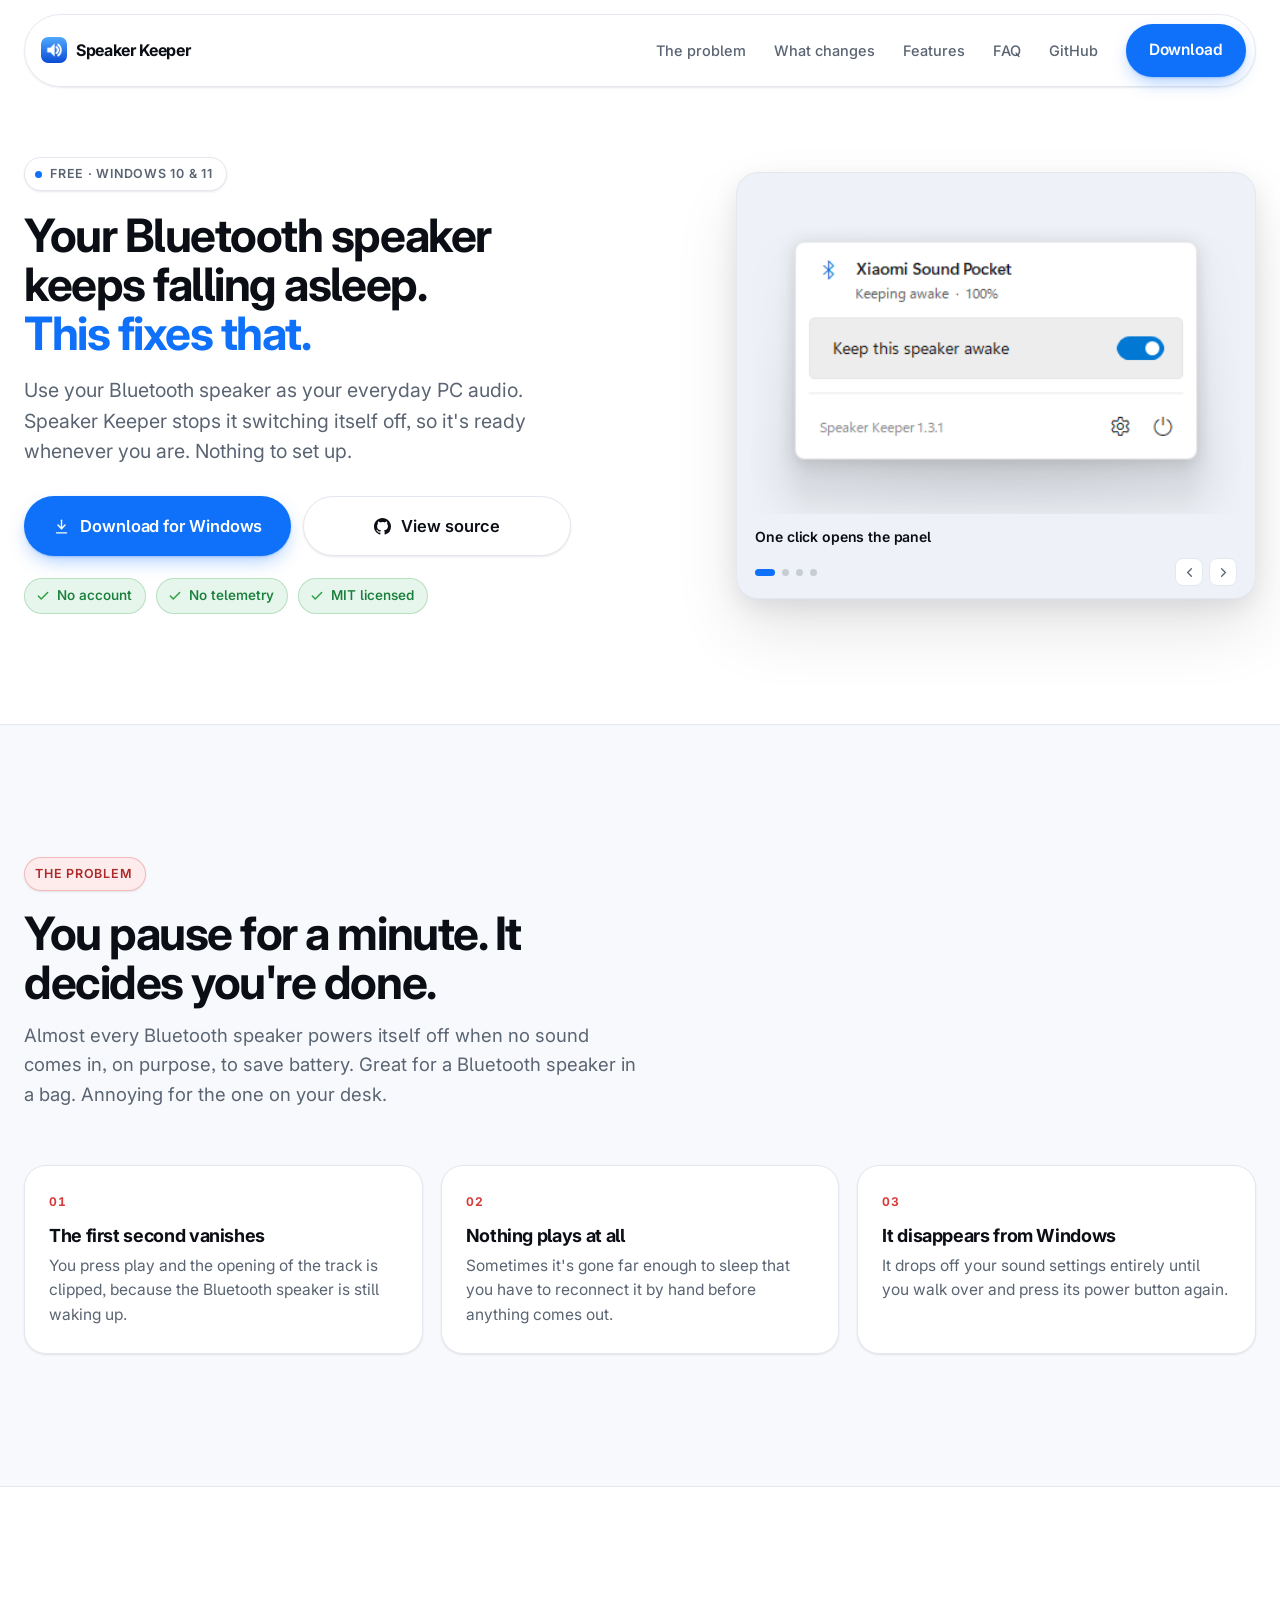
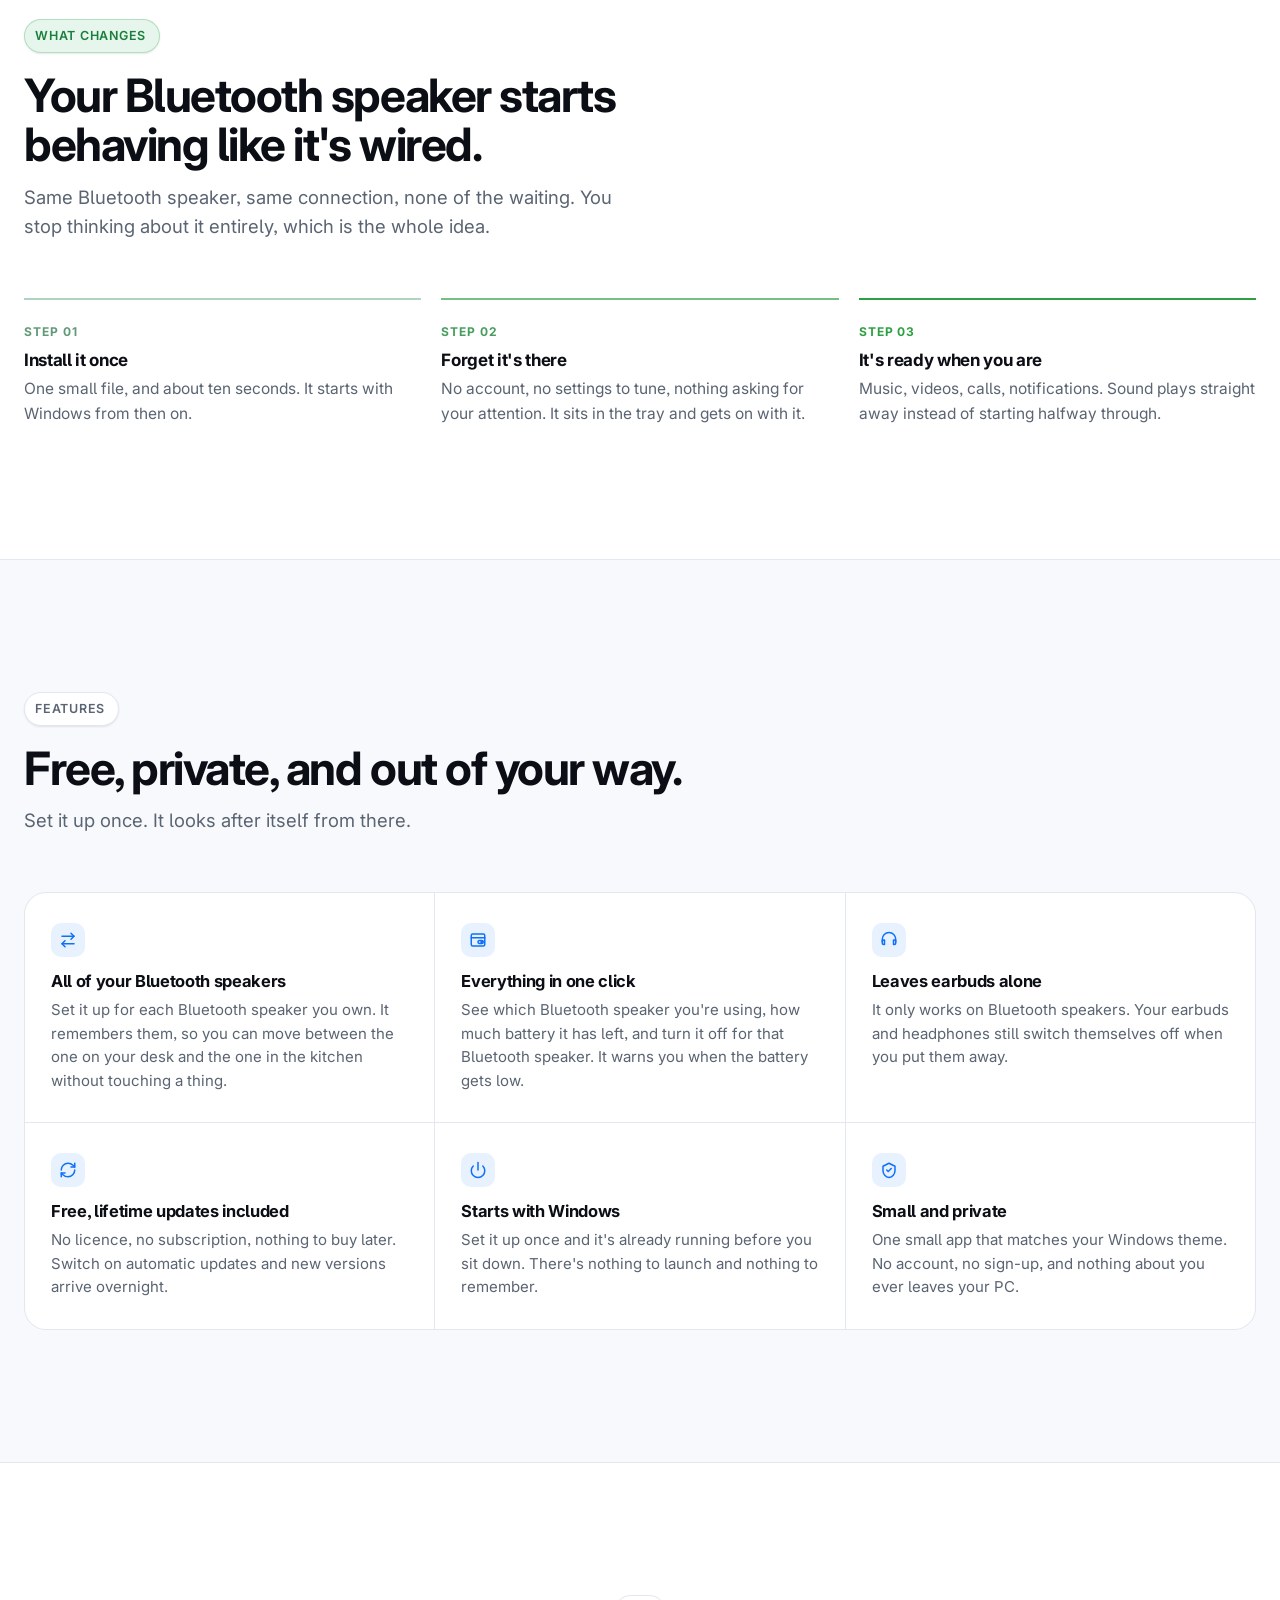
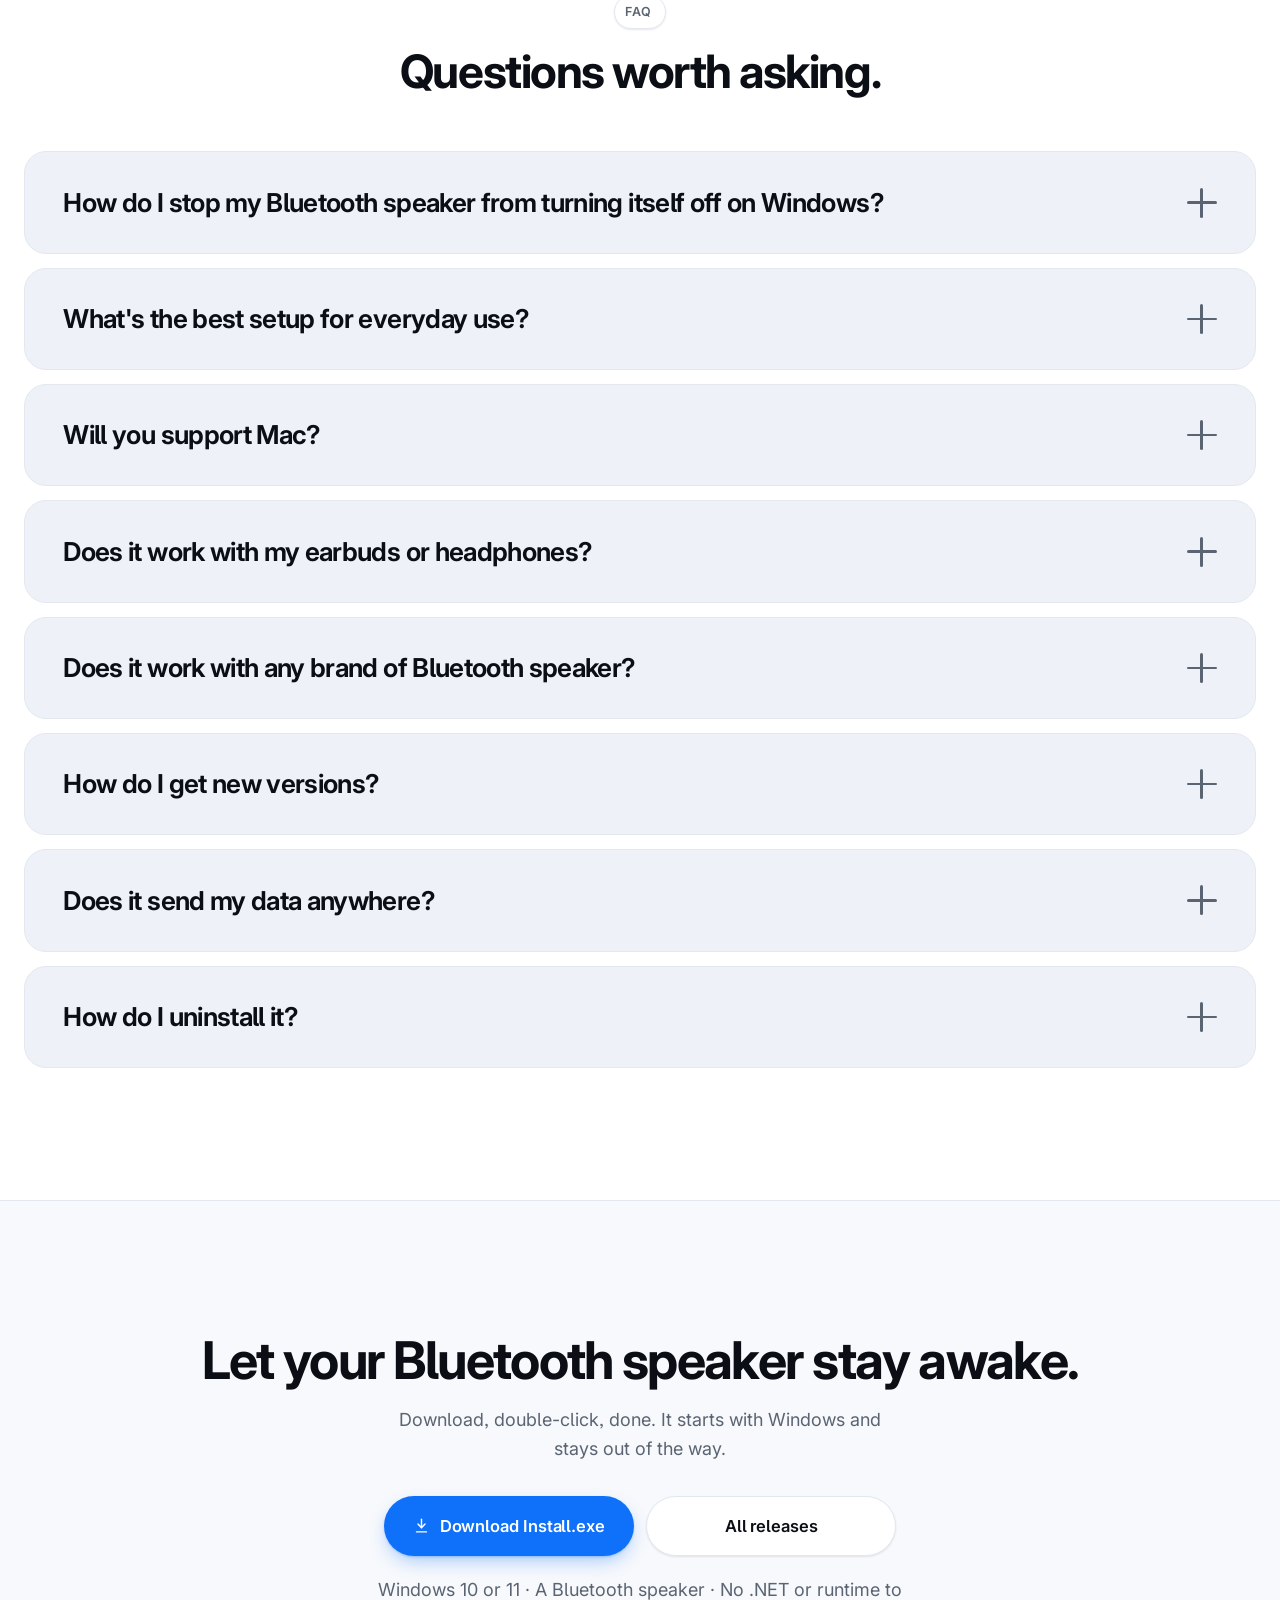
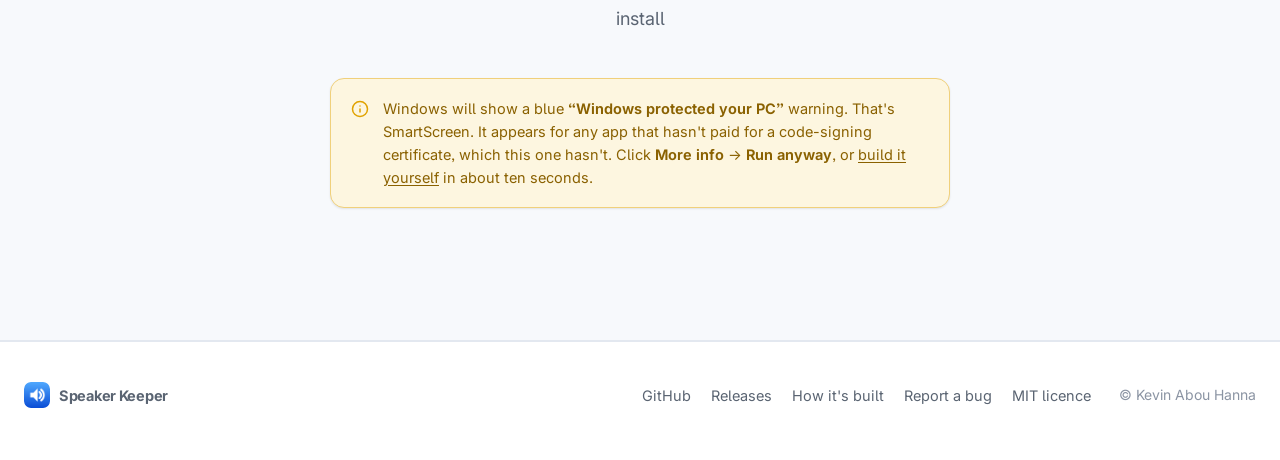
<file: index.html>
<!DOCTYPE html>
<html lang="en">
<head>
<meta charset="utf-8">
<meta name="viewport" content="width=device-width, initial-scale=1">
<title>Speaker Keeper: stop your Bluetooth speaker falling asleep</title>
<meta name="description" content="Use your Bluetooth speaker as your everyday PC audio. Speaker Keeper stops it switching itself off, so it's ready whenever you are. Free and private.">

<meta name="robots" content="index, follow, max-snippet:-1, max-image-preview:large, max-video-preview:-1">
<link rel="canonical" href="https://speakerkeeper.github.io/">
<link rel="alternate" type="text/plain" href="https://speakerkeeper.github.io/llms.txt" title="llms.txt">
<link rel="icon" href="assets/favicon.ico" sizes="any">
<link rel="icon" type="image/png" href="assets/logo-128.png">
<link rel="apple-touch-icon" href="assets/logo-256.png">
<meta name="theme-color" content="#0f71fa">

<meta property="og:type" content="website">
<meta property="og:site_name" content="Speaker Keeper">
<meta property="og:locale" content="en">
<meta property="og:url" content="https://speakerkeeper.github.io/">
<meta property="og:title" content="Speaker Keeper: stop your Bluetooth speaker falling asleep">
<meta property="og:description" content="Use your Bluetooth speaker as your everyday PC audio. Speaker Keeper stops it switching itself off, so it's ready whenever you are.">
<meta property="og:image" content="https://speakerkeeper.github.io/assets/og.png">
<meta property="og:image:type" content="image/png">
<meta property="og:image:width" content="1200">
<meta property="og:image:height" content="630">
<meta property="og:image:alt" content="Speaker Keeper: keeps your Bluetooth speaker awake">
<meta name="twitter:card" content="summary_large_image">
<meta name="twitter:image" content="https://speakerkeeper.github.io/assets/og.png">

<link rel="preconnect" href="https://fonts.googleapis.com">
<link rel="preconnect" href="https://fonts.gstatic.com" crossorigin>
<link href="https://fonts.googleapis.com/css2?family=Inter:wght@400;500;600;700&display=swap" rel="stylesheet">
<link rel="stylesheet" href="styles.css">

<script type="application/ld+json">
{
  "@context": "https://schema.org",
  "@type": "SoftwareApplication",
  "name": "Speaker Keeper",
  "applicationCategory": "UtilitiesApplication",
  "operatingSystem": "Windows 10, Windows 11",
  "description": "Use your Bluetooth speaker as your everyday PC audio. Speaker Keeper stops it switching itself off, so it's ready whenever you are.",
  "url": "https://speakerkeeper.github.io/",
  "downloadUrl": "https://github.com/kevinabouhanna/speaker-keeper/releases/latest",
  "installUrl": "https://github.com/kevinabouhanna/speaker-keeper/releases/latest/download/Install.exe",
  "license": "https://opensource.org/licenses/MIT",
  "softwareRequirements": "Windows 10 or 11, a Bluetooth speaker. No .NET or other runtime.",
  "isAccessibleForFree": true,
  "inLanguage": "en",
  "image": "https://speakerkeeper.github.io/assets/logo-256.png",
  "screenshot": [
    "https://speakerkeeper.github.io/assets/shots/panel-light.png",
    "https://speakerkeeper.github.io/assets/shots/speakers-light.png",
    "https://speakerkeeper.github.io/assets/shots/general-light.png",
    "https://speakerkeeper.github.io/assets/shots/log-light.png"
  ],
  "featureList": [
    "Stops a Bluetooth speaker powering itself off during silence",
    "Works with every Bluetooth speaker you own, each with its own switch",
    "Shows the connected Bluetooth speaker and its battery, and warns you when it runs low",
    "Leaves earbuds and headphones alone",
    "Starts with Windows and lives in the tray",
    "Optional automatic updates, off until you turn them on",
    "No account, no telemetry, nothing leaves your PC"
  ],
  "author": { "@type": "Person", "name": "Kevin Abou Hanna" },
  "sameAs": "https://github.com/kevinabouhanna/speaker-keeper",
  "offers": { "@type": "Offer", "price": "0", "priceCurrency": "USD" }
}
</script>

<script type="application/ld+json">
{
  "@context": "https://schema.org",
  "@type": "FAQPage",
  "mainEntity": [
    {
      "@type": "Question",
      "name": "How do I stop my Bluetooth speaker from turning itself off on Windows?",
      "acceptedAnswer": {
        "@type": "Answer",
        "text": "Install Speaker Keeper and leave it running. It holds a silent audio stream open on the Bluetooth speaker you choose, so it never sees the silence that makes it power down and Windows keeps the connection up. Nothing is audible and nothing changes on your PC. It sits in the tray, uses almost nothing, and there is no setting to get right."
      }
    },
    {
      "@type": "Question",
      "name": "What's the best setup for everyday use?",
      "acceptedAnswer": {
        "@type": "Answer",
        "text": "Leave your Bluetooth speaker plugged in. Speaker Keeper is built for the Bluetooth speaker that lives on your desk, and one sitting on its charger is simply always ready, which is the setup it's happiest in. Away from a charger it works just as well, and keeps an eye on the battery for you: it stays awake rather than asleep, so it uses power the way it does while you're listening, and it tells you in good time when it's worth plugging in."
      }
    },
    {
      "@type": "Question",
      "name": "Will you support Mac?",
      "acceptedAnswer": {
        "@type": "Answer",
        "text": "A macOS version is on our roadmap. First we're launching Speaker Keeper on the Microsoft Store, and a Mac build comes after that."
      }
    },
    {
      "@type": "Question",
      "name": "Does it work with my earbuds or headphones?",
      "acceptedAnswer": {
        "@type": "Answer",
        "text": "It leaves them alone on purpose. Earbuds should power off when you put them away, so Speaker Keeper only ever works on Bluetooth speakers."
      }
    },
    {
      "@type": "Question",
      "name": "Does it work with any brand of Bluetooth speaker?",
      "acceptedAnswer": {
        "@type": "Answer",
        "text": "Yes, whatever the make. The only part that varies is the battery reading, which depends on whether your Bluetooth speaker shares it with Windows. Many do, some don't, and everything else works either way."
      }
    },
    {
      "@type": "Question",
      "name": "How do I get new versions?",
      "acceptedAnswer": {
        "@type": "Answer",
        "text": "Turn on Install updates automatically in Settings. Windows asks permission once, and after that new versions arrive overnight without you doing anything. It's off unless you turn it on, and until you do, Speaker Keeper never goes online at all."
      }
    },
    {
      "@type": "Question",
      "name": "Does it send my data anywhere?",
      "acceptedAnswer": {
        "@type": "Answer",
        "text": "Nothing leaves your PC. There's no account, no analytics and no tracking of any kind. The one time it goes online is to check for an update, and only if you asked it to."
      }
    },
    {
      "@type": "Question",
      "name": "How do I uninstall it?",
      "acceptedAnswer": {
        "@type": "Answer",
        "text": "Settings → Apps → Installed apps → Speaker Keeper → Uninstall, just like any other program."
      }
    }
  ]
}
</script>
</head>

<body>

<!-- ------------------------------------------------------------------ nav -->
<nav class="nav">
  <div class="nav__inner">
    <a class="brand" href="#top">
      <img src="assets/logo-128.png" alt="" width="26" height="26">
      Speaker Keeper
    </a>
    <div class="nav__links">
      <a href="#problem">The problem</a>
      <a href="#how">What changes</a>
      <a href="#features">Features</a>
      <a href="#faq">FAQ</a>
      <a href="https://github.com/kevinabouhanna/speaker-keeper">GitHub</a>
    </div>
    <a class="btn btn--primary" href="https://github.com/kevinabouhanna/speaker-keeper/releases/latest/download/Install.exe">
      Download
    </a>
  </div>
</nav>

<!-- ----------------------------------------------------------------- hero -->
<header class="hero" id="top">
  <div class="wrap hero__grid">

    <div>
      <span class="eyebrow"><i class="dot"></i> Free · Windows 10 &amp; 11</span>

      <!-- The spaces before each <br> matter: below 700px the breaks are hidden
           and the line has to wrap as ordinary prose. -->
      <h1>Your Bluetooth speaker <br>keeps falling asleep. <br><em>This fixes that.</em></h1>

      <p class="hero__sub">
        Use your Bluetooth speaker as your everyday PC audio. Speaker Keeper stops
        it switching itself off, so it's ready whenever you are. Nothing to set up.
      </p>

      <div class="hero__cta">
        <a class="btn btn--primary btn--lg" href="https://github.com/kevinabouhanna/speaker-keeper/releases/latest/download/Install.exe">
          <svg viewBox="0 0 24 24" width="17" height="17" fill="none" stroke="currentColor" stroke-width="2" stroke-linecap="round" stroke-linejoin="round" aria-hidden="true">
            <path d="M12 3v12"/><path d="m7 10 5 5 5-5"/><path d="M5 21h14"/>
          </svg>
          Download for Windows
        </a>
        <a class="btn btn--ghost btn--lg" href="https://github.com/kevinabouhanna/speaker-keeper">
          <svg viewBox="0 0 16 16" width="17" height="17" fill="currentColor" aria-hidden="true">
            <path d="M8 0C3.58 0 0 3.58 0 8c0 3.54 2.29 6.53 5.47 7.59.4.07.55-.17.55-.38 0-.19-.01-.82-.01-1.49-2.01.37-2.53-.49-2.69-.94-.09-.23-.48-.94-.82-1.13-.28-.15-.68-.52-.01-.53.63-.01 1.08.58 1.23.82.72 1.21 1.87.87 2.33.66.07-.52.28-.87.51-1.07-1.78-.2-3.64-.89-3.64-3.95 0-.87.31-1.59.82-2.15-.08-.2-.36-1.02.08-2.12 0 0 .67-.21 2.2.82a7.4 7.4 0 0 1 2-.27c.68 0 1.36.09 2 .27 1.53-1.04 2.2-.82 2.2-.82.44 1.1.16 1.92.08 2.12.51.56.82 1.27.82 2.15 0 3.07-1.87 3.75-3.65 3.95.29.25.54.73.54 1.48 0 1.07-.01 1.93-.01 2.2 0 .21.15.46.55.38A8.01 8.01 0 0 0 16 8c0-4.42-3.58-8-8-8Z"/>
          </svg>
          View source
        </a>
      </div>

      <div class="hero__meta">
        <span>
          <svg viewBox="0 0 24 24" fill="none" stroke="currentColor" stroke-width="2" stroke-linecap="round" stroke-linejoin="round" aria-hidden="true"><path d="M20 6 9 17l-5-5"/></svg>
          No account
        </span>
        <span>
          <svg viewBox="0 0 24 24" fill="none" stroke="currentColor" stroke-width="2" stroke-linecap="round" stroke-linejoin="round" aria-hidden="true"><path d="M20 6 9 17l-5-5"/></svg>
          No telemetry
        </span>
        <span>
          <svg viewBox="0 0 24 24" fill="none" stroke="currentColor" stroke-width="2" stroke-linecap="round" stroke-linejoin="round" aria-hidden="true"><path d="M20 6 9 17l-5-5"/></svg>
          MIT licensed
        </span>
      </div>
    </div>

    <!-- What it actually looks like, in the order you meet it. Two images per
         slide because the shots are theme-specific and so is the page; CSS picks
         one, the same way it picks every other colour here. -->
    <div class="hero__visual">
      <div class="shots" id="shots" aria-roledescription="carousel" aria-label="Speaker Keeper screenshots">
        <div class="shots__stage">
          <figure class="shot is-on" data-cap="One click opens the panel">
            <button class="shot__btn" type="button" aria-label="View full size: One click opens the panel">
              <img class="shot__img shot__img--light" src="assets/shots/panel-light.png" alt="The Speaker Keeper panel: the connected Bluetooth speaker, a switch to keep it awake, and its battery.">
              <img class="shot__img shot__img--dark" src="assets/shots/panel-dark.png" alt="" aria-hidden="true">
            </button>
          </figure>
          <figure class="shot" data-cap="Choose which Bluetooth speakers to keep awake">
            <button class="shot__btn" type="button" aria-label="View full size: Choose which Bluetooth speakers to keep awake">
              <img class="shot__img shot__img--light" src="assets/shots/speakers-light.png" alt="The Speakers page, listing the Bluetooth speakers Speaker Keeper knows about, each with its own switch." loading="lazy">
              <img class="shot__img shot__img--dark" src="assets/shots/speakers-dark.png" alt="" aria-hidden="true" loading="lazy">
            </button>
          </figure>
          <figure class="shot" data-cap="Battery warnings, startup, updates">
            <button class="shot__btn" type="button" aria-label="View full size: Battery warnings, startup, updates">
              <img class="shot__img shot__img--light" src="assets/shots/general-light.png" alt="The General page: start with Windows, warn me when the battery is low, and install updates automatically." loading="lazy">
              <img class="shot__img shot__img--dark" src="assets/shots/general-dark.png" alt="" aria-hidden="true" loading="lazy">
            </button>
          </figure>
          <figure class="shot" data-cap="A live log of everything it does">
            <button class="shot__btn" type="button" aria-label="View full size: A live log of everything it does">
              <img class="shot__img shot__img--light" src="assets/shots/log-light.png" alt="The activity log, showing timestamped lines for every stream start, device change and battery reading." loading="lazy">
              <img class="shot__img shot__img--dark" src="assets/shots/log-dark.png" alt="" aria-hidden="true" loading="lazy">
            </button>
          </figure>
        </div>

        <p class="shots__cap" aria-live="polite">One click opens the panel</p>

        <div class="shots__bar">
          <div class="shots__dots" role="tablist" aria-label="Choose a screenshot">
            <button class="shots__dot is-on" type="button" role="tab" aria-selected="true" aria-label="One click opens the panel"></button>
            <button class="shots__dot" type="button" role="tab" aria-selected="false" aria-label="Choose which Bluetooth speakers to keep awake"></button>
            <button class="shots__dot" type="button" role="tab" aria-selected="false" aria-label="Battery warnings, startup, updates"></button>
            <button class="shots__dot" type="button" role="tab" aria-selected="false" aria-label="A live log of everything it does"></button>
          </div>
          <div class="shots__arrows">
            <button class="shots__arrow" type="button" data-step="-1" aria-label="Previous screenshot">
              <svg viewBox="0 0 24 24" fill="none" stroke="currentColor" stroke-width="2" stroke-linecap="round" stroke-linejoin="round" aria-hidden="true"><path d="m15 18-6-6 6-6"/></svg>
            </button>
            <button class="shots__arrow" type="button" data-step="1" aria-label="Next screenshot">
              <svg viewBox="0 0 24 24" fill="none" stroke="currentColor" stroke-width="2" stroke-linecap="round" stroke-linejoin="round" aria-hidden="true"><path d="m9 18 6-6-6-6"/></svg>
            </button>
          </div>
        </div>
      </div>
    </div>
  </div>
</header>

<!-- -------------------------------------------------------------- problem -->
<section class="section section--alt" id="problem">
  <div class="wrap">
    <div class="section-head">
      <span class="eyebrow eyebrow--red">The problem</span>
      <h2>You pause for a minute. It decides you're done.</h2>
      <p>
        Almost every Bluetooth speaker powers itself off when no sound comes in, on
        purpose, to save battery. Great for a Bluetooth speaker in a bag. Annoying for the one
        on your desk.
      </p>
    </div>

    <div class="cards">
      <article class="card">
        <span class="card__num">01</span>
        <h3>The first second vanishes</h3>
        <p>You press play and the opening of the track is clipped, because the Bluetooth speaker is still waking up.</p>
      </article>
      <article class="card">
        <span class="card__num">02</span>
        <h3>Nothing plays at all</h3>
        <p>Sometimes it's gone far enough to sleep that you have to reconnect it by hand before anything comes out.</p>
      </article>
      <article class="card">
        <span class="card__num">03</span>
        <h3>It disappears from Windows</h3>
        <p>It drops off your sound settings entirely until you walk over and press its power button again.</p>
      </article>
    </div>
  </div>
</section>

<!-- ------------------------------------------------------------------ how -->
<section class="section" id="how">
  <div class="wrap">
    <div class="section-head">
      <span class="eyebrow eyebrow--green">What changes</span>
      <h2>Your Bluetooth speaker starts behaving like it's wired.</h2>
      <p>
        Same Bluetooth speaker, same connection, none of the waiting. You stop thinking about it
        entirely, which is the whole idea.
      </p>
    </div>

    <div class="steps">
      <div class="step">
        <span class="step__k">STEP 01</span>
        <h3>Install it once</h3>
        <p>One small file, and about ten seconds. It starts with Windows from then on.</p>
      </div>
      <div class="step">
        <span class="step__k">STEP 02</span>
        <h3>Forget it's there</h3>
        <p>No account, no settings to tune, nothing asking for your attention. It sits in the tray and gets on with it.</p>
      </div>
      <div class="step">
        <span class="step__k">STEP 03</span>
        <h3>It's ready when you are</h3>
        <p>Music, videos, calls, notifications. Sound plays straight away instead of starting halfway through.</p>
      </div>
    </div>
  </div>
</section>

<!-- ------------------------------------------------------------- features -->
<section class="section section--alt" id="features">
  <div class="wrap">
    <div class="section-head">
      <span class="eyebrow">Features</span>
      <h2>Free, private, and out of your way.</h2>
      <p>Set it up once. It looks after itself from there.</p>
    </div>

    <div class="features">
      <article class="feature">
        <div class="feature__icon">
          <svg viewBox="0 0 24 24" fill="none" stroke="currentColor" stroke-width="2" stroke-linecap="round" stroke-linejoin="round" aria-hidden="true"><path d="m16 3 4 4-4 4"/><path d="M20 7H4"/><path d="m8 21-4-4 4-4"/><path d="M4 17h16"/></svg>
        </div>
        <h3>All of your Bluetooth speakers</h3>
        <p>Set it up for each Bluetooth speaker you own. It remembers them, so you can move between the one on your desk and the one in the kitchen without touching a thing.</p>
      </article>

      <article class="feature">
        <div class="feature__icon">
          <svg viewBox="0 0 24 24" fill="none" stroke="currentColor" stroke-width="2" stroke-linecap="round" stroke-linejoin="round" aria-hidden="true"><rect x="3" y="4" width="18" height="16" rx="2"/><path d="M3 9h18"/><rect x="12" y="12.5" width="7" height="4" rx="2"/><circle cx="17" cy="14.5" r="1"/></svg>
        </div>
        <h3>Everything in one click</h3>
        <p>See which Bluetooth speaker you're using, how much battery it has left, and turn it off for that Bluetooth speaker. It warns you when the battery gets low.</p>
      </article>

      <article class="feature">
        <div class="feature__icon">
          <svg viewBox="0 0 24 24" fill="none" stroke="currentColor" stroke-width="2" stroke-linecap="round" stroke-linejoin="round" aria-hidden="true"><path d="M3 14v-3a9 9 0 0 1 18 0v3"/><path d="M21 16a2 2 0 0 1-2 2h-1v-6h1a2 2 0 0 1 2 2Z"/><path d="M3 16a2 2 0 0 0 2 2h1v-6H5a2 2 0 0 0-2 2Z"/></svg>
        </div>
        <h3>Leaves earbuds alone</h3>
        <p>It only works on Bluetooth speakers. Your earbuds and headphones still switch themselves off when you put them away.</p>
      </article>

      <article class="feature">
        <div class="feature__icon">
          <svg viewBox="0 0 24 24" fill="none" stroke="currentColor" stroke-width="2" stroke-linecap="round" stroke-linejoin="round" aria-hidden="true"><path d="M3 12a9 9 0 0 1 9-9 9.75 9.75 0 0 1 6.74 2.74L21 8"/><path d="M21 3v5h-5"/><path d="M21 12a9 9 0 0 1-9 9 9.75 9.75 0 0 1-6.74-2.74L3 16"/><path d="M8 16H3v5"/></svg>
        </div>
        <h3>Free, lifetime updates included</h3>
        <p>No licence, no subscription, nothing to buy later. Switch on automatic updates and new versions arrive overnight.</p>
      </article>

      <article class="feature">
        <div class="feature__icon">
          <svg viewBox="0 0 24 24" fill="none" stroke="currentColor" stroke-width="2" stroke-linecap="round" stroke-linejoin="round" aria-hidden="true"><path d="M12 2v10"/><path d="M18.4 6.6a9 9 0 1 1-12.77.04"/></svg>
        </div>
        <h3>Starts with Windows</h3>
        <p>Set it up once and it's already running before you sit down. There's nothing to launch and nothing to remember.</p>
      </article>

      <article class="feature">
        <div class="feature__icon">
          <svg viewBox="0 0 24 24" fill="none" stroke="currentColor" stroke-width="2" stroke-linecap="round" stroke-linejoin="round" aria-hidden="true"><path d="M12 3 4 7v6c0 4.4 3.4 8.5 8 9 4.6-.5 8-4.6 8-9V7Z"/><path d="m9 12 2 2 4-4"/></svg>
        </div>
        <h3>Small and private</h3>
        <p>One small app that matches your Windows theme. No account, no sign-up, and nothing about you ever leaves your PC.</p>
      </article>
    </div>
  </div>
</section>

<!-- ------------------------------------------------------------------ faq -->
<section class="section" id="faq">
  <div class="wrap">
    <div class="section-head section-head--mid">
      <span class="eyebrow">FAQ</span>
      <h2>Questions worth asking.</h2>
    </div>

    <div class="faq">
      <div class="faq__item">
        <button class="faq__q" type="button" aria-expanded="false">How do I stop my Bluetooth speaker from turning itself off on Windows?<i class="faq__sign"></i></button>
        <div class="faq__a"><p>Install Speaker Keeper and leave it running. It holds a silent audio stream open on the Bluetooth speaker you choose, so it never sees the silence that makes it power down and Windows keeps the connection up.</p><p>Nothing is audible and nothing changes on your PC. It sits in the tray, uses almost nothing, and there is no setting to get right.</p></div>
      </div>

      <div class="faq__item">
        <button class="faq__q" type="button" aria-expanded="false">What's the best setup for everyday use?<i class="faq__sign"></i></button>
        <div class="faq__a"><p>Leave your Bluetooth speaker plugged in. Speaker Keeper is built for the Bluetooth speaker that lives on your desk, and one sitting on its charger is simply always ready, which is the setup it's happiest in.</p><p>Away from a charger it works just as well, and keeps an eye on the battery for you: it stays awake rather than asleep, so it uses power the way it does while you're listening, and it tells you in good time when it's worth plugging in.</p></div>
      </div>

      <div class="faq__item">
        <button class="faq__q" type="button" aria-expanded="false">Will you support Mac?<i class="faq__sign"></i></button>
        <div class="faq__a"><p>A macOS version is on our roadmap. First we're launching Speaker Keeper on the Microsoft Store, and a Mac build comes after that.</p></div>
      </div>

      <div class="faq__item">
        <button class="faq__q" type="button" aria-expanded="false">Does it work with my earbuds or headphones?<i class="faq__sign"></i></button>
        <div class="faq__a"><p>It leaves them alone on purpose. Earbuds <em>should</em> power off when you put them away, so Speaker Keeper only ever works on Bluetooth speakers.</p></div>
      </div>

      <div class="faq__item">
        <button class="faq__q" type="button" aria-expanded="false">Does it work with any brand of Bluetooth speaker?<i class="faq__sign"></i></button>
        <div class="faq__a"><p>Yes, whatever the make. The only part that varies is the battery reading, which depends on whether your Bluetooth speaker shares it with Windows. Many do, some don't, and everything else works either way.</p></div>
      </div>

      <div class="faq__item">
        <button class="faq__q" type="button" aria-expanded="false">How do I get new versions?<i class="faq__sign"></i></button>
        <div class="faq__a"><p>Turn on <strong>Install updates automatically</strong> in Settings. Windows asks permission once, and after that new versions arrive overnight without you doing anything.</p><p>It's off unless you turn it on, and until you do, Speaker Keeper never goes online at all.</p></div>
      </div>

      <div class="faq__item">
        <button class="faq__q" type="button" aria-expanded="false">Does it send my data anywhere?<i class="faq__sign"></i></button>
        <div class="faq__a"><p>Nothing leaves your PC. There's no account, no analytics and no tracking of any kind. The one time it goes online is to check for an update, and only if you asked it to.</p></div>
      </div>

      <div class="faq__item">
        <button class="faq__q" type="button" aria-expanded="false">How do I uninstall it?<i class="faq__sign"></i></button>
        <div class="faq__a"><p>Settings → Apps → Installed apps → <strong>Speaker Keeper</strong> → Uninstall, just like any other program.</p></div>
      </div>
    </div>
  </div>
</section>

<!-- ------------------------------------------------------------- download -->
<section class="section section--alt download" id="download">
  <div class="wrap">
    <h2>Let your Bluetooth speaker stay awake.</h2>
    <p>Download, double-click, done. It starts with Windows and stays out of the way.</p>

    <div class="download__cta">
      <a class="btn btn--primary btn--lg" href="https://github.com/kevinabouhanna/speaker-keeper/releases/latest/download/Install.exe">
        <svg viewBox="0 0 24 24" width="17" height="17" fill="none" stroke="currentColor" stroke-width="2" stroke-linecap="round" stroke-linejoin="round" aria-hidden="true">
          <path d="M12 3v12"/><path d="m7 10 5 5 5-5"/><path d="M5 21h14"/>
        </svg>
        Download Install.exe
      </a>
      <a class="btn btn--ghost btn--lg" href="https://github.com/kevinabouhanna/speaker-keeper/releases/latest">All releases</a>
    </div>

    <p class="download__note">Windows 10 or 11 · A Bluetooth speaker · No .NET or runtime to install</p>

    <div class="smartscreen">
      <svg viewBox="0 0 24 24" fill="none" stroke="currentColor" stroke-width="2" stroke-linecap="round" stroke-linejoin="round" aria-hidden="true"><circle cx="12" cy="12" r="10"/><path d="M12 16v-4"/><path d="M12 8h.01"/></svg>
      <p>
        Windows will show a blue <strong>“Windows protected your PC”</strong> warning. That's
        SmartScreen. It appears for any app that hasn't paid for a code-signing
        certificate, which this one hasn't. Click <strong>More info</strong> →
        <strong>Run anyway</strong>, or
        <a href="https://github.com/kevinabouhanna/speaker-keeper#building-from-source">build it yourself</a>
        in about ten seconds.
      </p>
    </div>
  </div>
</section>

<!-- --------------------------------------------------------------- footer -->
<footer class="footer">
  <div class="wrap footer__inner">
    <a class="brand" href="#top">
      <img src="assets/logo-128.png" alt="" width="26" height="26">
      Speaker Keeper
    </a>
    <div class="footer__links">
      <a href="https://github.com/kevinabouhanna/speaker-keeper">GitHub</a>
      <a href="https://github.com/kevinabouhanna/speaker-keeper/releases">Releases</a>
      <a href="https://github.com/kevinabouhanna/speaker-keeper/blob/main/docs/TECHNICAL.md">How it's built</a>
      <a href="https://github.com/kevinabouhanna/speaker-keeper/issues">Report a bug</a>
      <a href="https://github.com/kevinabouhanna/speaker-keeper/blob/main/LICENSE">MIT licence</a>
    </div>
    <p class="footer__copy">© Kevin Abou Hanna</p>
  </div>
</footer>

<!-- Full-size screenshot viewer. Empty until a slide is clicked. -->
<div class="lightbox" id="lightbox" hidden role="dialog" aria-modal="true" aria-label="Screenshot">
  <img class="lightbox__img" id="lightbox-img" alt="">
  <p class="lightbox__cap" id="lightbox-cap"></p>
  <button class="lightbox__close" id="lightbox-close" type="button" aria-label="Close">
    <svg viewBox="0 0 24 24" fill="none" stroke="currentColor" stroke-width="2" stroke-linecap="round" stroke-linejoin="round" aria-hidden="true"><path d="M18 6 6 18"/><path d="m6 6 12 12"/></svg>
  </button>
</div>

<script>
// Hero carousel and the full-size viewer.
//
// It does not advance on its own. A hero that changes under you while you are
// reading the sentence beside it is a distraction, and it moves the thing you
// were about to click.
(function () {
  var root = document.getElementById('shots');
  if (!root) return;

  var shots = [].slice.call(root.querySelectorAll('.shot'));
  var dots  = [].slice.call(root.querySelectorAll('.shots__dot'));
  var cap   = root.querySelector('.shots__cap');
  var at    = 0;

  function show(i) {
    at = (i + shots.length) % shots.length;
    shots.forEach(function (s, n) { s.classList.toggle('is-on', n === at); });
    dots.forEach(function (d, n) {
      d.classList.toggle('is-on', n === at);
      d.setAttribute('aria-selected', String(n === at));
    });
    cap.textContent = shots[at].dataset.cap;
    if (box.hasAttribute('hidden')) return;
    fill();
  }

  root.querySelectorAll('.shots__arrow').forEach(function (b) {
    b.addEventListener('click', function () { show(at + Number(b.dataset.step)); });
  });
  dots.forEach(function (d, n) { d.addEventListener('click', function () { show(n); }); });

  // ---- swipe ---------------------------------------------------------------
  // Touch and pen only: a mouse has the arrows and the arrow keys, and claiming
  // its drag would fight text selection. The stage is `touch-action: pan-y`, so
  // a vertical drag still scrolls the page and only the horizontal part is ours.
  var stage   = root.querySelector('.shots__stage');
  var start   = null;   // {x, y} of the finger going down
  var slid    = false;  // this gesture moved far enough sideways to count
  var swiped  = false;  // and so the click it ends with must not open the viewer

  stage.addEventListener('pointerdown', function (e) {
    if (e.pointerType === 'mouse') return;
    start = { x: e.clientX, y: e.clientY };
    slid = false;
  });

  stage.addEventListener('pointermove', function (e) {
    if (!start) return;
    var dx = Math.abs(e.clientX - start.x);
    var dy = Math.abs(e.clientY - start.y);
    if (dx > 10 && dx > dy) slid = true;
  });

  stage.addEventListener('pointerup', function (e) {
    if (!start) return;
    var dx = e.clientX - start.x;
    start = null;
    if (!slid || Math.abs(dx) < 40) return;
    swiped = true;                       // consumed by the click that follows
    show(at + (dx < 0 ? 1 : -1));
  });

  stage.addEventListener('pointercancel', function () { start = null; });

  // ---- full-size viewer ----------------------------------------------------
  var box     = document.getElementById('lightbox');
  var boxImg  = document.getElementById('lightbox-img');
  var boxCap  = document.getElementById('lightbox-cap');
  var closer  = document.getElementById('lightbox-close');
  var opener  = null;

  // Both themes' images are in the markup and CSS hides one. The hidden one has
  // no offsetParent, which is how we know which one the reader is looking at.
  function visibleImg(shot) {
    var imgs = shot.querySelectorAll('.shot__img');
    for (var i = 0; i < imgs.length; i++) if (imgs[i].offsetParent !== null) return imgs[i];
    return imgs[0];
  }

  function fill() {
    var img = visibleImg(shots[at]);
    boxImg.src = img.currentSrc || img.src;
    boxImg.alt = shots[at].querySelector('.shot__img--light').alt;
    boxCap.textContent = shots[at].dataset.cap;
  }

  function open(fromButton) {
    opener = fromButton;
    fill();
    box.removeAttribute('hidden');
    document.body.classList.add('is-locked');
    closer.focus();
  }

  function close() {
    box.setAttribute('hidden', '');
    document.body.classList.remove('is-locked');
    if (opener) opener.focus();
    opener = null;
  }

  shots.forEach(function (shot) {
    shot.querySelector('.shot__btn').addEventListener('click', function () {
      if (swiped) { swiped = false; return; }   // that tap was the end of a swipe
      open(this);
    });
  });

  closer.addEventListener('click', close);
  box.addEventListener('click', function (e) { if (e.target === box) close(); });

  document.addEventListener('keydown', function (e) {
    var up = !box.hasAttribute('hidden');
    if (up && e.key === 'Escape') { close(); return; }
    if (!up && document.activeElement && !root.contains(document.activeElement)) return;
    if (e.key === 'ArrowLeft')  { show(at - 1); }
    if (e.key === 'ArrowRight') { show(at + 1); }
  });

  show(0);
})();

// FAQ accordion. Heights are measured rather than transitioned to `auto`,
// so the open/close animation works without pinning a magic max-height.
document.querySelectorAll('.faq__item').forEach(function (item) {
  var btn = item.querySelector('.faq__q');
  var panel = item.querySelector('.faq__a');

  btn.addEventListener('click', function () {
    var open = item.dataset.open === 'true';

    if (open) {
      panel.style.height = panel.scrollHeight + 'px';
      requestAnimationFrame(function () { panel.style.height = '0px'; });
    } else {
      panel.style.height = panel.scrollHeight + 'px';
    }

    item.dataset.open = String(!open);
    btn.setAttribute('aria-expanded', String(!open));
  });

  // Once open, drop the fixed height so reflow (resize, font swap) can't clip it.
  panel.addEventListener('transitionend', function (e) {
    if (e.propertyName === 'height' && item.dataset.open === 'true') {
      panel.style.height = 'auto';
    }
  });
});

// In-page links scroll rather than jump.
//
// `scroll-behavior: smooth` in the stylesheet covers this on its own when the
// browser honours it, but a plain `href="#id"` still hands the scroll to the
// browser, and that is the part that varies. Driving it here makes the result the
// same everywhere, and keeps the landing position tied to the real nav height.
(function () {
  var nav = document.querySelector('.nav');
  var reduce = window.matchMedia('(prefers-reduced-motion: reduce)');

  // The nav floats over the page, so a target scrolled flush to the top would sit
  // underneath it. Measured rather than hard-coded: the bar changes height between
  // breakpoints, and a stale constant leaves headings half-hidden.
  function syncOffset() {
    if (!nav) return;
    var h = nav.getBoundingClientRect().height + 28;
    document.documentElement.style.scrollPaddingTop = Math.round(h) + 'px';
  }
  syncOffset();
  window.addEventListener('resize', syncOffset);
  if (document.fonts && document.fonts.ready) document.fonts.ready.then(syncOffset);

  document.querySelectorAll('a[href^="#"]').forEach(function (link) {
    link.addEventListener('click', function (e) {
      var hash = link.getAttribute('href');
      if (!hash || hash.length < 2) return;

      var target = document.getElementById(hash.slice(1));
      if (!target) return;                 // let an unknown anchor behave normally

      e.preventDefault();
      target.scrollIntoView({
        behavior: reduce.matches ? 'auto' : 'smooth',
        block: 'start'
      });

      // A normal anchor moves keyboard focus as well as the viewport. scrollIntoView
      // does not, so a keyboard user would carry on tabbing from the nav.
      // preventScroll stops focus() fighting the animation it was just given.
      if (target.tabIndex < 0) target.setAttribute('tabindex', '-1');
      target.focus({ preventScroll: true });

      // Keep the address bar in step, without the jump that setting location.hash causes.
      if (history.replaceState) history.replaceState(null, '', hash);
    });
  });
})();
</script>

</body>
</html>
</file>
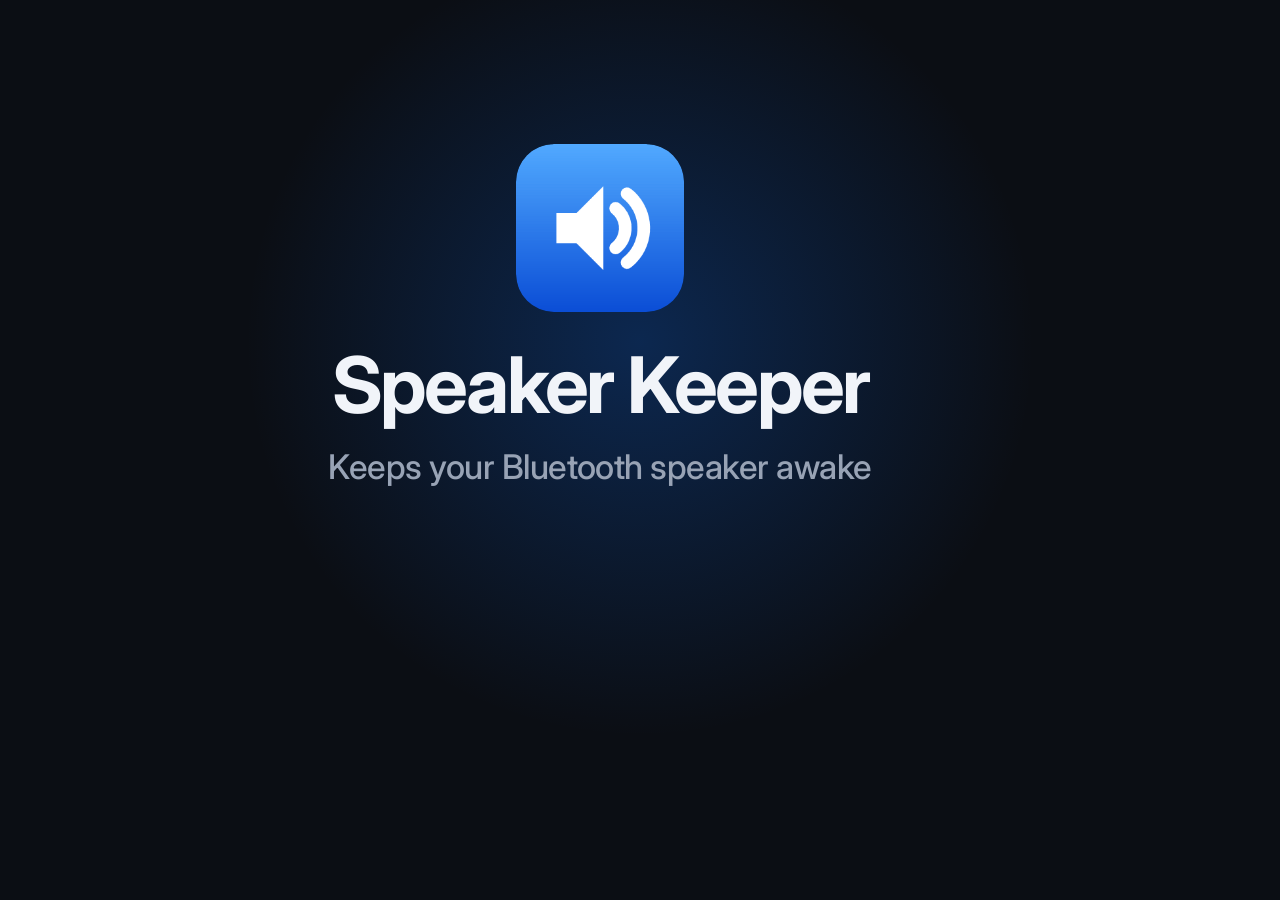
<file: assets/og-card.html>
<!DOCTYPE html>
<html lang="en">
<head>
<meta charset="utf-8">
<meta name="robots" content="noindex">
<title>Speaker Keeper share card</title>
<!--
  Source for assets/og.png, the image that unfurls when the site is linked.
  Regenerate after changing it:

    python -m http.server 8000
    chrome --headless=new --disable-gpu --hide-scrollbars \
           --window-size=1200,630 \
           --screenshot=assets/og.png http://localhost:8000/assets/og-card.html

  1x on purpose: a 2x render is sharper but three times the weight, and some
  chat apps quietly skip a preview image over a few hundred kilobytes.

  1200x630 is the size every platform crops from. Everything sits well inside
  the middle, because Slack, iMessage and WhatsApp each trim a different edge.
-->
<link rel="preconnect" href="https://fonts.googleapis.com">
<link rel="preconnect" href="https://fonts.gstatic.com" crossorigin>
<link href="https://fonts.googleapis.com/css2?family=Inter:wght@400;500;700&display=swap" rel="stylesheet">
<style>
  * { box-sizing: border-box; margin: 0; }

  body {
    width: 1200px;
    height: 630px;
    display: grid;
    place-items: center;
    background: #0b0e14;
    font-family: Inter, "Segoe UI", system-ui, sans-serif;
    -webkit-font-smoothing: antialiased;
    overflow: hidden;
  }

  /* The accent, spent once: a wash of Bluetooth blue behind the mark. */
  .glow {
    position: absolute;
    top: 50%; left: 50%;
    width: 900px; height: 900px;
    transform: translate(-50%, -62%);
    background: radial-gradient(circle, rgba(15, 113, 250, .26) 0%, rgba(15, 113, 250, 0) 62%);
  }

  .card { position: relative; text-align: center; }

  img { width: 168px; height: 168px; border-radius: 38px; display: block; margin: 0 auto 34px; }

  h1 {
    font-size: 78px;
    font-weight: 700;
    letter-spacing: -0.035em;
    line-height: 1;
    color: #f1f4f9;
  }

  p {
    margin-top: 22px;
    font-size: 34px;
    font-weight: 500;
    letter-spacing: -0.015em;
    color: #98a3b5;
  }
</style>
</head>
<body>
  <div class="glow"></div>
  <div class="card">
    <img src="logo-256.png" alt="">
    <h1>Speaker Keeper</h1>
    <p>Keeps your Bluetooth speaker awake</p>
  </div>
</body>
</html>
</file>
<file: styles.css>
/* Speaker Keeper marketing site
   ---------------------------------------------------------------------------
   Colour follows 60/30/10:
     60  paper        white / near-white bands, the field everything sits on
     30  ink          near-black type, grey copy, hairlines, panel fills
     10  accent       Bluetooth blue: CTAs, one headline phrase, live states,
                      and nothing else. If blue starts showing up in body copy
                      or section fills, the ratio has slipped.
   Both themes carry the same three roles, so the ratio survives dark mode. */

:root {
  --paper:       #ffffff;
  --paper-2:     #f7f9fc;
  --panel:       #eef2f8;
  --line:        #e3e8f0;
  --ink:         #0b0e14;
  --ink-2:       #5a6472;
  --ink-3:       #8b94a3;
  --accent:      #0f71fa;
  --accent-deep: #0b4ed6;
  --accent-tint: #e8f1fe;
  --red:         #d93a3a;
  --red-tint:    #fdeceb;
  --red-ink:     #ac2a2a;
  --green:       #2ea043;
  --green-tint:  #e6f6ec;
  --green-ink:   #1a7f3c;
  --yellow:      #e0a200;
  --yellow-tint: #fdf6e0;
  --yellow-ink:  #8a6100;
  --shadow-sm:   0 1px 2px rgba(11, 14, 20, .06), 0 1px 3px rgba(11, 14, 20, .04);
  --shadow-md:   0 4px 12px rgba(11, 14, 20, .06), 0 12px 32px rgba(11, 14, 20, .07);
  --shadow-lg:   0 8px 24px rgba(11, 14, 20, .08), 0 32px 64px rgba(11, 14, 20, .10);
  --radius:      14px;
  --radius-lg:   22px;
  --maxw:        1440px;
  --gutter:      24px;
}

@media (prefers-color-scheme: dark) {
  :root:not([data-theme="light"]) {
    --paper:       #0b0e14;
    --paper-2:     #0f131b;
    --panel:       #151a24;
    --line:        #1f2734;
    --ink:         #f1f4f9;
    --ink-2:       #98a3b5;
    --ink-3:       #6c7789;
    --accent:      #4b9bff;
    --accent-deep: #2f7ff0;
    --accent-tint: #122439;
    --red:         #ff7a7a;
    --red-tint:    #2a1618;
    --red-ink:     #ff9b9b;
    --green:       #56d364;
    --green-tint:  #14291c;
    --green-ink:   #7ee89a;
    --yellow:      #e3b341;
    --yellow-tint: #2a2213;
    --yellow-ink:  #f0cf76;
    --shadow-sm:   0 1px 2px rgba(0, 0, 0, .4);
    --shadow-md:   0 4px 12px rgba(0, 0, 0, .35), 0 12px 32px rgba(0, 0, 0, .3);
    --shadow-lg:   0 8px 24px rgba(0, 0, 0, .4), 0 32px 64px rgba(0, 0, 0, .45);
  }
}

:root[data-theme="dark"] {
  --paper:       #0b0e14;
  --paper-2:     #0f131b;
  --panel:       #151a24;
  --line:        #1f2734;
  --ink:         #f1f4f9;
  --ink-2:       #98a3b5;
  --ink-3:       #6c7789;
  --accent:      #4b9bff;
  --accent-deep: #2f7ff0;
  --accent-tint: #122439;
  --red:         #ff7a7a;
  --red-tint:    #2a1618;
  --red-ink:     #ff9b9b;
  --green:       #56d364;
  --green-tint:  #14291c;
  --green-ink:   #7ee89a;
  --yellow:      #e3b341;
  --yellow-tint: #2a2213;
  --yellow-ink:  #f0cf76;
  --shadow-sm:   0 1px 2px rgba(0, 0, 0, .4);
  --shadow-md:   0 4px 12px rgba(0, 0, 0, .35), 0 12px 32px rgba(0, 0, 0, .3);
  --shadow-lg:   0 8px 24px rgba(0, 0, 0, .4), 0 32px 64px rgba(0, 0, 0, .45);
}

/* --------------------------------------------------------------- base ---- */

*, *::before, *::after { box-sizing: border-box; }

/* scroll-padding-top keeps an anchored heading clear of the floating nav, which
   would otherwise sit on top of whatever you just jumped to. The script
   measures the real nav and overrides this; the value here is the no-JS
   fallback, and it is deliberately a little generous. */
html {
  -webkit-text-size-adjust: 100%;
  scroll-behavior: smooth;
  scroll-padding-top: 96px;
}

@media (prefers-reduced-motion: reduce) {
  html { scroll-behavior: auto; }
  *, *::before, *::after {
    animation-duration: .001ms !important;
    animation-iteration-count: 1 !important;
    transition-duration: .001ms !important;
  }
}

body {
  margin: 0;
  background: var(--paper);
  color: var(--ink);
  font-family: Inter, -apple-system, BlinkMacSystemFont, "Segoe UI", Roboto, Helvetica, Arial, sans-serif;
  font-size: 17px;
  line-height: 1.6;
  font-feature-settings: "cv05" 1, "ss03" 1;
  -webkit-font-smoothing: antialiased;
  text-rendering: optimizeLegibility;
}

h1, h2, h3 {
  margin: 0;
  letter-spacing: -0.032em;
  line-height: 1.06;
  font-weight: 700;
}

p { margin: 0; }

a { color: inherit; }

img { max-width: 100%; display: block; }

.wrap {
  width: 100%;
  max-width: var(--maxw);
  margin-inline: auto;
  padding-inline: var(--gutter);
}

.section { padding-block: clamp(72px, 11vw, 132px); }
.section--alt { background: var(--paper-2); border-block: 1px solid var(--line); }

.eyebrow {
  display: inline-flex;
  align-items: center;
  gap: 8px;
  font-size: 12.5px;
  font-weight: 600;
  letter-spacing: .06em;
  text-transform: uppercase;
  color: var(--ink-2);
  background: var(--paper);
  border: 1px solid var(--line);
  border-radius: 999px;
  padding: 6px 13px 6px 10px;
  box-shadow: var(--shadow-sm);
}

/* Two sections carry their own hue rather than the blue: the problem is stated in
   red and the fix in green, so the two halves of the argument are told apart at a
   glance. The accent variables are re-pointed on the section itself, which is
   enough for everything inside it (rules, step numbers, tints) to follow. */
.eyebrow--red {
  color: var(--red-ink);
  background: var(--red-tint);
  border-color: color-mix(in srgb, var(--red) 28%, transparent);
}
.eyebrow--green {
  color: var(--green-ink);
  background: var(--green-tint);
  border-color: color-mix(in srgb, var(--green) 28%, transparent);
}

#problem { --accent: var(--red);   --accent-deep: var(--red-ink);   --accent-tint: var(--red-tint); }
#how     { --accent: var(--green); --accent-deep: var(--green-ink); --accent-tint: var(--green-tint); }

/* The one live accent: a pulsing dot that reads "it is doing something". */
.dot {
  width: 7px; height: 7px;
  border-radius: 50%;
  background: var(--accent);
  box-shadow: 0 0 0 0 color-mix(in srgb, var(--accent) 55%, transparent);
  animation: pulse 2.4s ease-out infinite;
  flex: none;
}

@keyframes pulse {
  0%   { box-shadow: 0 0 0 0   color-mix(in srgb, var(--accent) 50%, transparent); }
  70%  { box-shadow: 0 0 0 7px color-mix(in srgb, var(--accent) 0%,  transparent); }
  100% { box-shadow: 0 0 0 0   color-mix(in srgb, var(--accent) 0%,  transparent); }
}

/* Wide enough that a 46px heading lands on two lines, not three; the deck
   underneath is re-narrowed to a comfortable measure. */
.section-head { max-width: 660px; margin-bottom: clamp(36px, 5vw, 56px); }
.section-head--mid { max-width: none; text-align: center; }
.section-head--mid p { margin-inline: auto; }
.section-head h2 { font-size: clamp(30px, 4.4vw, 46px); margin-block: 18px 14px; }
.section-head p { color: var(--ink-2); font-size: clamp(16px, 1.6vw, 18.5px); max-width: 52ch; }

/* ------------------------------------------------------------ buttons ---- */

.btn {
  display: inline-flex;
  align-items: center;
  justify-content: center;
  gap: 10px;
  font: inherit;
  font-size: 15.5px;
  font-weight: 600;
  letter-spacing: -0.005em;
  padding: 13px 22px;
  border-radius: 999px;
  border: 1px solid transparent;
  text-decoration: none;
  cursor: pointer;
  white-space: nowrap;
  transition: transform .16s ease, box-shadow .16s ease, background-color .16s ease, border-color .16s ease;
}

.btn:active { transform: translateY(1px); }

.btn--primary {
  background: var(--accent);
  color: #fff;
  box-shadow: 0 1px 2px rgba(15, 113, 250, .25), 0 8px 20px -6px rgba(15, 113, 250, .45);
}
.btn--primary:hover { background: var(--accent-deep); }

.btn--ghost {
  background: var(--paper);
  color: var(--ink);
  border-color: var(--line);
  box-shadow: var(--shadow-sm);
}
.btn--ghost:hover { border-color: var(--ink-3); }

.btn--lg { padding: 16px 28px; font-size: 16.5px; }

:where(a, button, summary, .faq__q):focus-visible {
  outline: 2px solid var(--accent);
  outline-offset: 3px;
  border-radius: 6px;
}

/* ---------------------------------------------------------------- nav ---- */

.nav {
  position: sticky;
  top: 14px;
  z-index: 50;
  padding-inline: var(--gutter);
  margin-top: 14px;
}

.nav__inner {
  max-width: var(--maxw);
  margin-inline: auto;
  display: flex;
  align-items: center;
  gap: 16px;
  padding: 9px 9px 9px 16px;
  background: color-mix(in srgb, var(--paper) 82%, transparent);
  backdrop-filter: saturate(180%) blur(14px);
  -webkit-backdrop-filter: saturate(180%) blur(14px);
  border: 1px solid var(--line);
  border-radius: 999px;
  box-shadow: var(--shadow-sm);
}

.brand {
  display: inline-flex;
  align-items: center;
  gap: 9px;
  font-weight: 700;
  font-size: 16px;
  letter-spacing: -0.02em;
  text-decoration: none;
  margin-right: auto;
  white-space: nowrap;
}
.brand img { width: 26px; height: 26px; border-radius: 7px; }

.nav__links { display: flex; align-items: center; gap: 4px; }
.nav__links a {
  text-decoration: none;
  color: var(--ink-2);
  font-size: 14.5px;
  font-weight: 500;
  padding: 8px 12px;
  border-radius: 999px;
  transition: color .15s ease, background-color .15s ease;
}
.nav__links a:hover { color: var(--ink); background: var(--panel); }

@media (max-width: 820px) { .nav__links { display: none; } }

/* Smallest phones: the pill has to hold the wordmark and the CTA on one line. */
@media (max-width: 380px) {
  .brand { font-size: 15px; }
  .brand img { width: 24px; height: 24px; }
  .nav__inner { padding-left: 13px; }
  .nav__inner .btn { padding: 11px 16px; font-size: 14.5px; }
}

/* --------------------------------------------------------------- hero ---- */

.hero { padding-block: clamp(44px, 5.5vw, 74px) clamp(64px, 9vw, 110px); }

/* Text gets the wider column: the headline is three fixed lines and the longest
   of them has to fit without wrapping, or the fold overflows. */
.hero__grid {
  display: grid;
  grid-template-columns: minmax(0, 1.12fr) minmax(0, .88fr);
  gap: clamp(32px, 4vw, 56px);
  align-items: center;
}

.hero h1 {
  font-size: clamp(30px, 3.7vw, 46px);
  margin-block: 20px 18px;
  text-wrap: balance;
}

/* The single chromatic emphasis in the whole fold. */
.hero h1 em { font-style: normal; color: var(--accent); }

.hero__sub {
  color: var(--ink-2);
  font-size: clamp(17px, 1.8vw, 19.5px);
  max-width: 44ch;
  line-height: 1.55;
}

/* A primary and a secondary button sitting together read as a pair, so they are
   sized as one: the grid takes its width from the wider label and hands the same
   track width to both, and neither label wraps. `fit-content` keeps the pair as
   wide as its contents rather than as wide as the column. On phones the same
   rule stacks them, still matched, because it becomes one column. */
.hero__cta, .download__cta {
  display: grid;
  grid-auto-flow: column;
  grid-auto-columns: 1fr;
  gap: 12px;
  width: fit-content;
}
.hero__cta { margin-top: 30px; }
.hero__cta > .btn, .download__cta > .btn { width: 100%; }

@media (max-width: 560px) {
  .hero__cta, .download__cta { grid-auto-flow: row; grid-auto-columns: auto; }
}

.hero__meta {
  margin-top: 22px;
  display: flex;
  flex-wrap: wrap;
  align-items: center;
  gap: 8px 10px;
  font-size: 13.5px;
}
/* Three plain facts, each on a pastel green field with a green tick: the point is
   that they are all reassurances, so they are all the same colour. */
.hero__meta span {
  display: inline-flex;
  align-items: center;
  gap: 7px;
  padding: 6px 13px 6px 11px;
  border-radius: 999px;
  background: var(--green-tint);
  border: 1px solid color-mix(in srgb, var(--green) 26%, transparent);
  color: var(--green-ink);
  font-weight: 550;
}
.hero__meta svg { width: 14px; height: 14px; flex: none; color: var(--green); stroke-width: 2.5; }

@media (max-width: 900px) {
  .hero__grid { grid-template-columns: 1fr; }
  .hero__visual { order: 2; }
}

/* The headline's hard breaks are a desktop composition. Narrower than this they
   set a min-content width wider than the screen, which pushes the whole
   document sideways, so below the breakpoint the line wraps on its own. */
@media (max-width: 700px) {
  :root { --gutter: 18px; }
  .hero h1 br { display: none; }
  .hero h1 em { display: inline; }
}

/* ------------------------------------------------- hero visual: shots --
   The hero carousel: real screenshots of the app.

   Every shot is captured 3:2 with the window filling about the same share of
   the frame, so one aspect-ratio box holds all of them and each lands the same
   size on the page. The backdrop baked into the images is this panel colour,
   which is why the edges disappear rather than sitting in a visible rectangle.

   Two images per slide, one per theme, swapped the same way the palette is.
   Both download, which is a few tens of kilobytes; a <picture> element would
   save that but follows prefers-color-scheme only, and would ignore the
   data-theme override the rest of this stylesheet honours. */
.shots {
  background: var(--panel);
  border: 1px solid var(--line);
  border-radius: var(--radius-lg);
  padding: 14px 14px 12px;
  box-shadow: var(--shadow-lg);
}

.shots__stage {
  position: relative;
  aspect-ratio: 3 / 2;
  border-radius: var(--radius);
  overflow: hidden;
  /* The horizontal drag belongs to the carousel, the vertical one to the page. */
  touch-action: pan-y;
}

.shot {
  position: absolute;
  inset: 0;
  margin: 0;
  opacity: 0;
  visibility: hidden;
  transition: opacity .45s ease;
}
.shot.is-on { opacity: 1; visibility: visible; }

/* Each slide is a button: the whole shot opens full size. Inactive slides are
   visibility:hidden, which takes their button out of the tab order too. */
.shot__btn {
  display: block;
  width: 100%; height: 100%;
  padding: 0;
  border: 0;
  background: none;
  cursor: zoom-in;
}
.shot__btn:focus-visible { outline: 2px solid var(--accent); outline-offset: -2px; }

.shot__img { width: 100%; height: 100%; object-fit: contain; display: block; }
.shot__img--dark { display: none; }

@media (prefers-color-scheme: dark) {
  :root:not([data-theme="light"]) .shot__img--light { display: none; }
  :root:not([data-theme="light"]) .shot__img--dark  { display: block; }
}
:root[data-theme="dark"] .shot__img--light { display: none; }
:root[data-theme="dark"] .shot__img--dark  { display: block; }

.shots__cap {
  margin: 12px 4px 0;
  font-size: 14px;
  font-weight: 600;
  letter-spacing: -0.01em;
  color: var(--ink);
  min-height: 1.4em;
}

.shots__bar {
  display: flex;
  align-items: center;
  justify-content: space-between;
  gap: 12px;
  margin-top: 10px;
  padding: 0 4px;
}

.shots__dots { display: flex; align-items: center; gap: 7px; }

.shots__dot {
  width: 7px; height: 7px;
  padding: 0;
  border: 0;
  border-radius: 999px;
  background: var(--ink-3);
  opacity: .4;
  cursor: pointer;
  transition: opacity .2s ease, width .2s ease, background-color .2s ease;
}
.shots__dot:hover { opacity: .75; }
.shots__dot.is-on { width: 20px; opacity: 1; background: var(--accent); }

.shots__arrows { display: flex; gap: 6px; }

.shots__arrow {
  display: grid;
  place-items: center;
  width: 28px; height: 28px;
  padding: 0;
  border: 1px solid var(--line);
  border-radius: 8px;
  background: var(--paper);
  color: var(--ink-2);
  cursor: pointer;
  transition: color .15s ease, border-color .15s ease;
}
.shots__arrow:hover { color: var(--ink); border-color: var(--ink-3); }
.shots__arrow svg { width: 15px; height: 15px; }

.shots__dot:focus-visible,
.shots__arrow:focus-visible { outline: 2px solid var(--accent); outline-offset: 2px; }

/* A carousel that moves on its own is a liability for anyone who asked the
   system not to animate things. */
@media (prefers-reduced-motion: reduce) {
  .shot { transition: none; }
}

/* ------------------------------------------------------------ problem ---- */

.cards { display: grid; gap: 18px; grid-template-columns: repeat(3, 1fr); }
@media (max-width: 860px) { .cards { grid-template-columns: 1fr; } }

.card {
  background: var(--paper);
  border: 1px solid var(--line);
  border-radius: var(--radius-lg);
  padding: 26px 24px;
  box-shadow: var(--shadow-sm);
}
.card h3 { font-size: 18px; letter-spacing: -0.02em; margin-bottom: 9px; }
.card p { color: var(--ink-2); font-size: 15.5px; line-height: 1.58; }

.card__num {
  font-size: 12px; font-weight: 700; letter-spacing: .08em;
  color: var(--accent); display: block; margin-bottom: 14px;
  font-variant-numeric: tabular-nums;
}

/* ---------------------------------------------------------- how it works - */

.steps { display: grid; gap: 20px; grid-template-columns: repeat(3, 1fr); counter-reset: step; }
@media (max-width: 860px) { .steps { grid-template-columns: 1fr; } }

.step { padding-top: 22px; border-top: 2px solid var(--line); }
.step h3 { font-size: 17px; letter-spacing: -0.02em; margin-bottom: 8px; }
.step p { color: var(--ink-2); font-size: 15.5px; }
.step__k {
  font-size: 12px; font-weight: 700; color: var(--ink-3);
  letter-spacing: .08em; display: block; margin-bottom: 10px;
}

/* The rules above each step deepen from left to right, so the row reads as one
   bar filling up and the strongest colour lands on the step that is the whole
   point. Colouring only the first step said the opposite: that step one was
   where you are now and the rest were still to come. */
@supports (color: color-mix(in srgb, red 50%, blue)) {
  .step:nth-child(1) { border-top-color: color-mix(in srgb, var(--accent) 28%, var(--line)); }
  .step:nth-child(2) { border-top-color: color-mix(in srgb, var(--accent) 60%, var(--line)); }
  .step:nth-child(3) { border-top-color: var(--accent); }

  .step:nth-child(1) .step__k { color: color-mix(in srgb, var(--accent) 45%, var(--ink-3)); }
  .step:nth-child(2) .step__k { color: color-mix(in srgb, var(--accent) 72%, var(--ink-3)); }
  .step:nth-child(3) .step__k { color: var(--accent); }
}

/* ----------------------------------------------------------- features ---- */

.features { display: grid; gap: 1px; grid-template-columns: repeat(3, 1fr);
  background: var(--line); border: 1px solid var(--line); border-radius: var(--radius-lg); overflow: hidden; }
@media (max-width: 900px) { .features { grid-template-columns: repeat(2, 1fr); } }
@media (max-width: 620px) { .features { grid-template-columns: 1fr; } }

.feature { background: var(--paper); padding: 30px 26px; }
.feature__icon {
  width: 34px; height: 34px; margin-bottom: 16px;
  display: grid; place-items: center;
  border-radius: 10px;
  background: var(--accent-tint);
  color: var(--accent);
}
.feature__icon svg { width: 18px; height: 18px; }
.feature h3 { font-size: 16.5px; letter-spacing: -0.02em; margin-bottom: 8px; }
.feature p { color: var(--ink-2); font-size: 15px; line-height: 1.56; }

/* ---------------------------------------------------------------- faq ---- */

/* Full-bleed cards rather than a narrow column of rules. At 1440 a 760px list
   sat in the left third of the page looking like an afterthought, and the
   questions are the last thing read before the download button. */
.faq { display: grid; gap: 14px; }

.faq__item {
  background: var(--panel);
  border: 1px solid var(--line);
  border-radius: var(--radius-lg);
  transition: border-color .2s ease;
}
.faq__item:hover { border-color: var(--ink-3); }
.faq__item[data-open="true"] { border-color: var(--accent); }

.faq__q {
  width: 100%;
  display: flex; align-items: center; justify-content: space-between;
  gap: clamp(20px, 4vw, 48px);
  background: none; border: 0; cursor: pointer;
  font: inherit;
  font-size: clamp(18px, 2.1vw, 26px);
  font-weight: 650;
  letter-spacing: -0.025em;
  line-height: 1.3;
  color: var(--ink);
  text-align: left;
  padding: clamp(22px, 2.6vw, 34px) clamp(22px, 3vw, 40px);
}
.faq__q:hover { color: var(--accent); }

/* A plus that becomes a minus. Sized to the question, not to the body text. */
.faq__sign {
  position: relative;
  width: clamp(24px, 2.6vw, 30px);
  height: clamp(24px, 2.6vw, 30px);
  flex: none;
}
.faq__sign::before, .faq__sign::after {
  content: ""; position: absolute; background: var(--ink-2); border-radius: 2px;
  transition: transform .26s ease, background-color .26s ease, opacity .26s ease;
}
.faq__sign::before { top: 50%; left: 0; right: 0; height: 2.5px; margin-top: -1.25px; }
.faq__sign::after  { left: 50%; top: 0; bottom: 0; width: 2.5px; margin-left: -1.25px; }
.faq__item[data-open="true"] .faq__sign::after { transform: rotate(90deg); opacity: 0; }
.faq__item[data-open="true"] .faq__sign::before { background: var(--accent); }

.faq__a { overflow: hidden; height: 0; transition: height .26s ease; }
.faq__a p {
  color: var(--ink-2);
  font-size: clamp(15.5px, 1.5vw, 17.5px);
  line-height: 1.6;
  max-width: 78ch;
  padding-inline: clamp(22px, 3vw, 40px);
}
/* The block padding belongs to the block, not to every paragraph in it, or
   two paragraphs end up with the gap doubled between them. */
.faq__a p + p { margin-top: 14px; }
.faq__a p:last-child { padding-bottom: clamp(24px, 2.6vw, 34px); }

/* ----------------------------------------------------------- download ---- */

.download { text-align: center; }
.download h2 { font-size: clamp(32px, 5vw, 52px); margin-bottom: 18px; }
.download p { color: var(--ink-2); font-size: 18px; max-width: 48ch; margin-inline: auto; }
.download__cta { margin: 32px auto 0; }
.download__note { margin-top: 20px; font-size: 13.5px; color: var(--ink-3); }

.smartscreen {
  margin: 44px auto 0;
  max-width: 620px;
  text-align: left;
  display: flex; gap: 14px;
  /* A caution, not a feature card, so it wears the colour a caution wears: a
     pastel yellow field, ink a deep version of the same hue, and a border sitting
     between the two. */
  background: var(--yellow-tint);
  border: 1px solid color-mix(in srgb, var(--yellow) 45%, var(--yellow-tint));
  border-radius: var(--radius);
  padding: 18px 20px;
  box-shadow: var(--shadow-sm);
}
.smartscreen svg { width: 18px; height: 18px; color: var(--yellow); flex: none; margin-top: 3px; }
.smartscreen p { font-size: 14.5px; color: var(--yellow-ink); margin: 0; max-width: none; }
.smartscreen strong { color: var(--yellow-ink); font-weight: 650; }
.smartscreen a { color: var(--yellow-ink); text-underline-offset: 2px; }

/* ------------------------------------------------------------- footer ---- */

.footer { border-top: 1px solid var(--line); padding-block: 40px 52px; }
.footer__inner {
  display: flex; flex-wrap: wrap; align-items: center; gap: 16px 28px;
  justify-content: space-between;
}
.footer__links { display: flex; flex-wrap: wrap; gap: 20px; }
.footer a { color: var(--ink-2); text-decoration: none; font-size: 14.5px; }
.footer a:hover { color: var(--accent); }
.footer__copy { font-size: 14px; color: var(--ink-3); }

/* ------------------------------------------------------------- lightbox --
   Full-size view of a screenshot. Opened from a slide, closed by Escape, the
   backdrop, or the button; arrow keys still move between shots while it is up. */
.lightbox {
  position: fixed;
  inset: 0;
  z-index: 60;
  display: grid;
  grid-template-rows: 1fr auto;
  place-items: center;
  gap: 16px;
  padding: clamp(16px, 4vw, 48px);
  background: rgba(3, 6, 12, .82);
  backdrop-filter: blur(6px);
}
.lightbox[hidden] { display: none; }

.lightbox__img {
  max-width: 100%;
  max-height: 100%;
  object-fit: contain;
  border-radius: var(--radius);
  box-shadow: var(--shadow-lg);
}

.lightbox__cap {
  color: #fff;
  font-size: 15px;
  font-weight: 600;
  text-align: center;
  opacity: .92;
}

.lightbox__close {
  position: absolute;
  top: clamp(12px, 2.5vw, 24px);
  right: clamp(12px, 2.5vw, 24px);
  display: grid;
  place-items: center;
  width: 40px; height: 40px;
  padding: 0;
  border: 1px solid rgba(255, 255, 255, .22);
  border-radius: 10px;
  background: rgba(255, 255, 255, .08);
  color: #fff;
  cursor: pointer;
}
.lightbox__close:hover { background: rgba(255, 255, 255, .16); }
.lightbox__close svg { width: 18px; height: 18px; }
.lightbox__close:focus-visible { outline: 2px solid #fff; outline-offset: 2px; }

/* Stops the page behind from scrolling while the lightbox is up. */
body.is-locked { overflow: hidden; }
</file>
